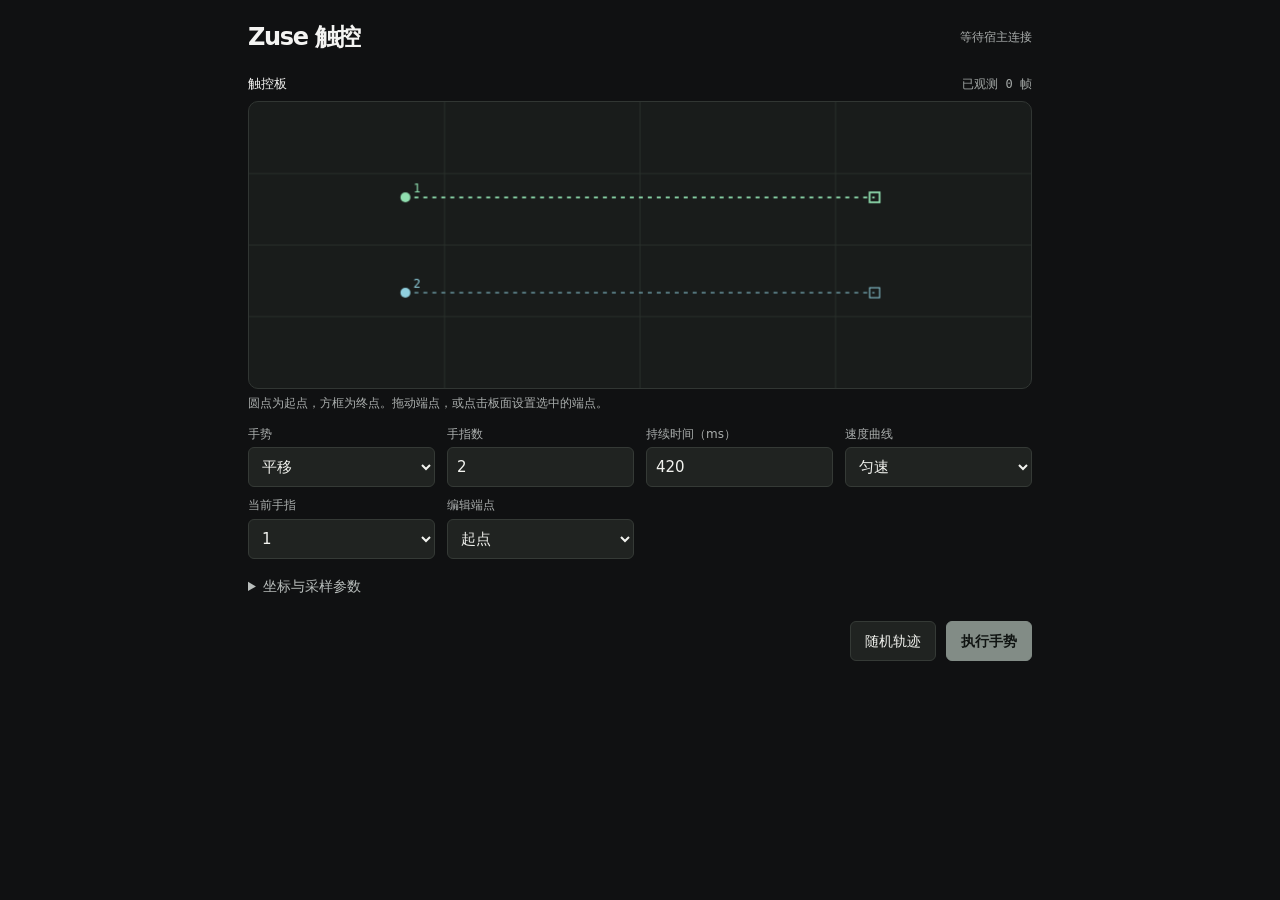
<file: web/index.html>
<!doctype html>
<html lang="zh-CN">
<head>
  <meta charset="utf-8">
  <meta name="viewport" content="width=device-width,initial-scale=1,viewport-fit=cover">
  <meta name="color-scheme" content="dark">
  <title>Zuse 触控测试</title>
  <link rel="stylesheet" href="./zuse-touch.css">
  <script type="module" src="./zuse-touch.js"></script>
  <script type="module" src="./host.js"></script>
</head>
<body data-zuse-touch><zuse-touch></zuse-touch></body>
</html>
</file>
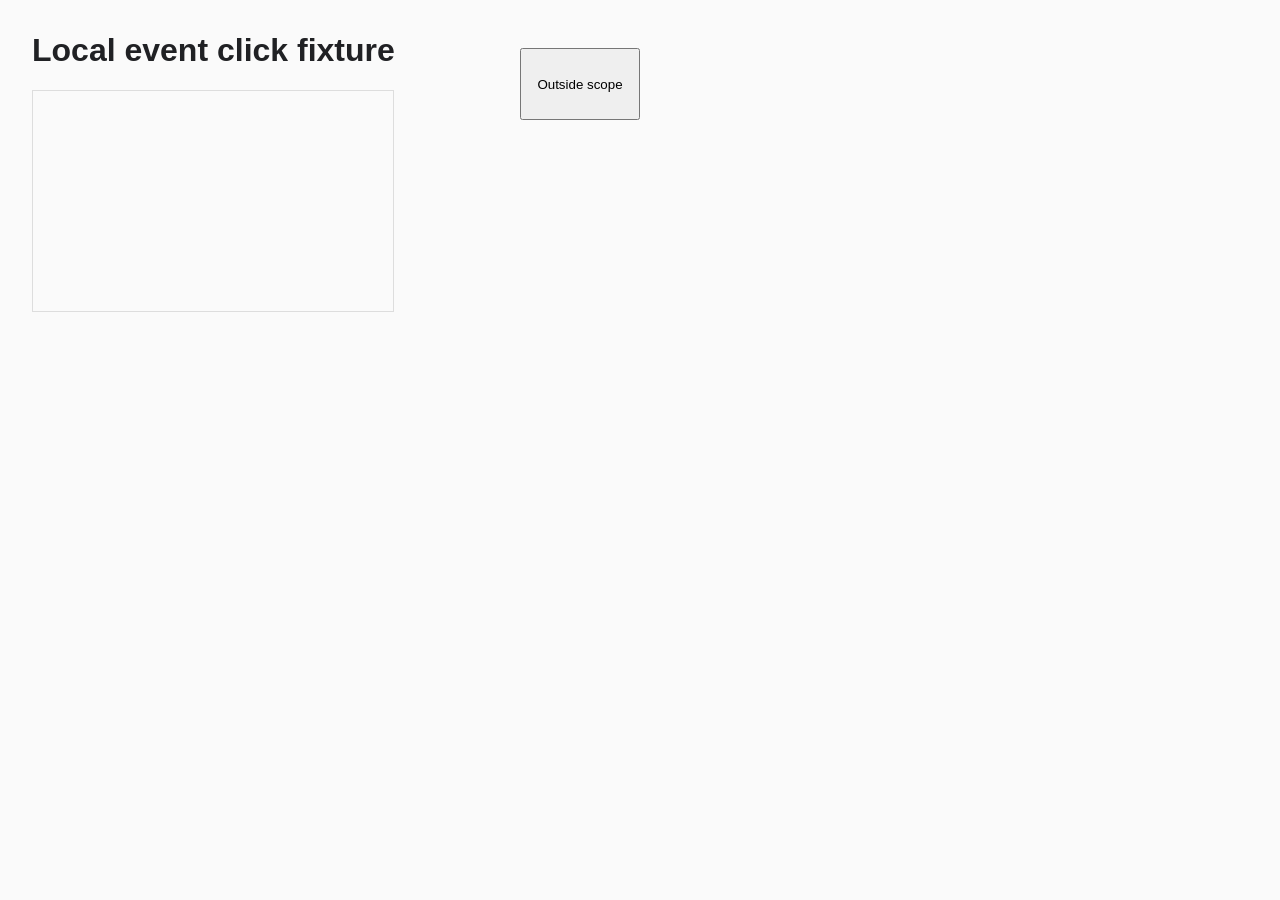
<file: tests/browser_click_fixture.html>
<!doctype html>
<meta charset="utf-8">
<title>Zuse local event click fixture</title>
<style>
  body { margin: 32px; font: 16px sans-serif; background: #fafafa; color: #202124; }
  #arena { position: relative; width: 360px; height: 220px; border: 1px solid #ddd; }
  #mole { position: absolute; left: 48px; top: 48px; width: 120px; height: 72px; }
  #outside { position: absolute; left: 520px; top: 48px; width: 120px; height: 72px; }
  #cover { position: absolute; inset: 0; z-index: 5; background: #eee; }
  [hidden] { display: none !important; }
</style>
<h1>Local event click fixture</h1>
<div id="arena"><button class="mole" id="mole" hidden>Target</button></div>
<button class="mole" id="outside">Outside scope</button>
<script>
  const mole = document.getElementById('mole'), arena = document.getElementById('arena');
  const fixture = window.fixture = {
    clicks: [], appearances: [], outsideClicks: 0, round: 0, queries: 0,
    start(mode = 'repeat', rounds = 2, delay = 80) {
      fixture.mode = mode; fixture.rounds = rounds;
      setTimeout(fixture.show, delay);
      // Changes outside the observed container must never select this target.
      setTimeout(() => document.getElementById('outside').textContent = 'Unrelated change', 20);
      return true;
    },
    show() {
      fixture.round++;
      const at = performance.now();
      fixture.appearances.push({round: fixture.round, at});
      mole.dataset.round = String(fixture.round);
      mole.hidden = false;
      // Repeated mutations during the same visible episode are intentional.
      for (const delay of [5, 10, 20, 40, 60, 100]) {
        setTimeout(() => mole.setAttribute('data-noise', String(performance.now())), delay);
      }
    },
    cover() {
      const cover = document.createElement('div');
      cover.id = 'cover'; arena.appendChild(cover); return true;
    },
    p95() {
      const values = fixture.clicks.map(click => click.latency_ms).sort((a, b) => a - b);
      return values[Math.ceil(values.length * 0.95) - 1];
    }
  };
  const originalQuery = document.querySelectorAll.bind(document);
  document.querySelectorAll = (...args) => { fixture.queries++; return originalQuery(...args); };
  document.getElementById('outside').addEventListener('click', () => fixture.outsideClicks++);
  mole.addEventListener('click', event => {
    const at = performance.now(), appearance = fixture.appearances[fixture.appearances.length - 1];
    fixture.clicks.push({round: fixture.round, at, trusted: event.isTrusted,
      latency_ms: appearance ? at - appearance.at : null});
    if (fixture.mode === 'repeat' && fixture.round < fixture.rounds) {
      setTimeout(() => { mole.hidden = true; setTimeout(fixture.show, 24); }, 12);
    }
  });
</script>
</file>
<file: web/zuse-touch.css>
body[data-zuse-touch] { margin: 0; background: #101112; color: #f4f4f2; }
:host { display: block; color-scheme: dark; color: #f4f4f2; background: #101112; font: 14px/1.45 system-ui, sans-serif; }
*, *::before, *::after { box-sizing: border-box; }
.wrap { max-width: 820px; margin: auto; padding: max(20px,env(safe-area-inset-top)) max(18px,env(safe-area-inset-right)) max(20px,env(safe-area-inset-bottom)) max(18px,env(safe-area-inset-left)); }
header, .actions, .surface-label { display: flex; justify-content: space-between; align-items: center; gap: 10px; }
h1 { margin: 0; font-size: 24px; font-weight: 600; letter-spacing: -.055em; }
header { margin-bottom: 20px; }
.state, label, .hint { color: #aaaead; font-size: 12px; }
.state { margin: 0; }
.surface-label { margin-bottom: 7px; font-size: 13px; }
.surface-label output { color: #a4a9a7; font: 12px ui-monospace,monospace; }
canvas { width: 100%; height: clamp(180px,32vh,330px); display: block; background: #191c1b; border: 1px solid #313633; border-radius: 10px; touch-action: none; user-select: none; }
fieldset { border: 0; padding: 0; margin: 0; min-width: 0; }
.grid { display: grid; grid-template-columns: repeat(4,minmax(0,1fr)); gap: 10px 12px; margin-top: 14px; }
label { display: grid; gap: 4px; min-width: 0; }
input, select, button { min-width: 0; appearance: auto; min-height: 40px; font: inherit; color: #f2f3ef; background: #202321; border: 1px solid #353a36; border-radius: 6px; padding: 6px 9px; }
input, select { width: 100%; font-size: 15px; }
button { cursor: pointer; }
button:disabled, fieldset:disabled { opacity: .55; }
button:disabled { cursor: default; }
button:focus-visible, input:focus-visible, select:focus-visible, summary:focus-visible { outline: 2px solid #a4e4bf; outline-offset: 2px; }
button.primary { font-weight: 600; color: #111713; background: #dff1e5; border-color: #dff1e5; }
details { margin-top: 12px; }
summary { cursor: pointer; color: #b8bdbb; min-height: 32px; padding: 5px 0; }
.hint { margin: 6px 0 0; }
.actions { justify-content: flex-end; margin-top: 18px; flex-wrap: wrap; }
.actions button { min-width: 86px; }
.receipt { display: block; min-height: 1.5em; overflow-wrap: anywhere; color: #c2c9c5; margin-top: 14px; }
[hidden] { display: none !important; }
@media(max-width:550px){ .grid {grid-template-columns:repeat(2,minmax(0,1fr));} header {margin-bottom:12px;} }
@media(orientation:landscape) and (max-height:540px) { .wrap { padding-top:12px; } header { margin-bottom:8px; } canvas { height:210px; } }
</file>
